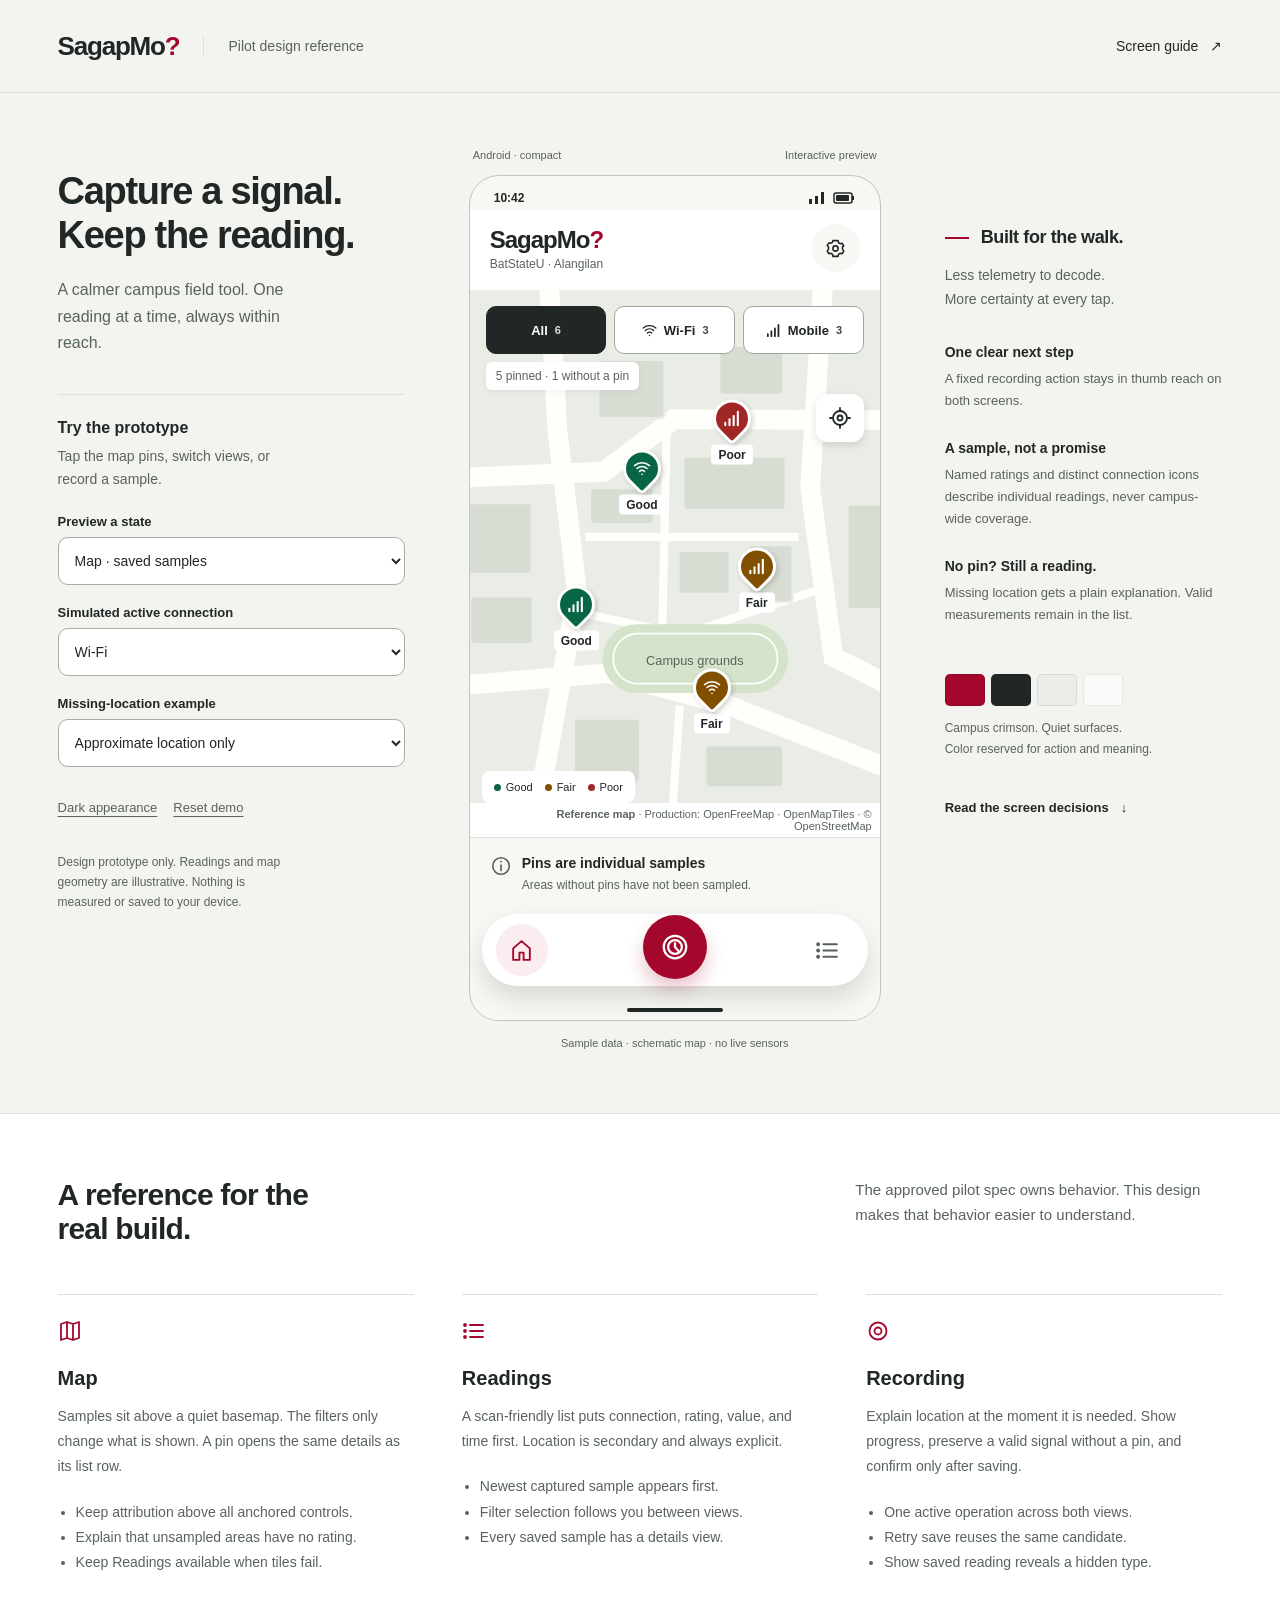
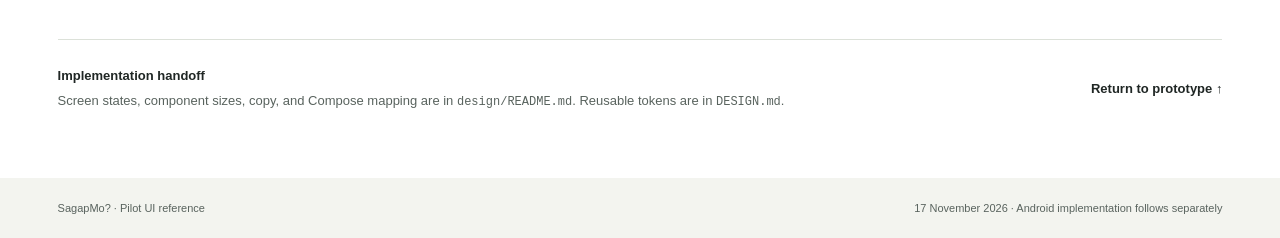
<file: design/index.html>
<!doctype html>
<html lang="en">
<head>
  <meta charset="utf-8">
  <meta name="viewport" content="width=device-width, initial-scale=1">
  <title>SagapMo? · Pilot design reference</title>
  <link rel="stylesheet" href="styles.css">
  <script src="app.js" defer></script>
</head>
<body>
  <a class="skip-link" href="#prototype">Skip to prototype</a>
  <header class="studio-header">
    <a class="wordmark" href="#prototype">SagapMo<span>?</span></a>
    <span class="header-divider"></span><span class="reference-label">Pilot design reference</span>
    <a class="guide-link" href="#screen-guide">Screen guide <span aria-hidden="true">↗</span></a>
  </header>
  <main>
    <section class="workspace" aria-label="Interactive design reference">
      <aside class="controls">
        <h1>Capture a signal.<br> Keep the reading.</h1>
        <p class="intro">A calmer campus field tool. One reading at a time, always within reach.</p>
        <div class="control-group">
          <h2>Try the prototype</h2>
          <p>Tap the map pins, switch views, or record a sample.</p>
          <label for="scenario">Preview a state</label>
          <select id="scenario">
            <optgroup label="Main screens">
              <option value="ready">Map · saved samples</option>
              <option value="readings">Readings · newest first</option>
              <option value="detail">Reading details</option>
              <option value="empty">First use · no readings</option>
              <option value="filter-empty">Filter · no matches</option>
            </optgroup>
            <optgroup label="Recording">
              <option value="permission">Explain precise location</option>
              <option value="locating">Getting location</option>
              <option value="saving">Saving reading</option>
              <option value="saved">Reading saved · with pin</option>
              <option value="saved-no-pin">Reading saved · without pin</option>
              <option value="save-error">Storage failure · retry save</option>
              <option value="interrupted">Capture interrupted</option>
            </optgroup>
            <optgroup label="Loading and recovery">
              <option value="map-loading">Map loading</option>
              <option value="map-error">Map could not load</option>
              <option value="read-loading">Readings loading</option>
              <option value="read-error">Readings could not load</option>
              <option value="no-network">No supported connection</option>
              <option value="vpn">VPN connection</option>
              <option value="signal-error">Signal unavailable</option>
              <option value="stale-signal">Mobile signal too old</option>
              <option value="changed">Connection changed</option>
            </optgroup>
          </select>
          <label for="capture-type">Simulated active connection</label>
          <select id="capture-type"><option value="WIFI">Wi-Fi</option><option value="MOBILE">Mobile</option></select>
          <label for="location-reason">Missing-location example</label>
          <select id="location-reason">
            <option value="APPROXIMATE_ONLY">Approximate location only</option>
            <option value="PERMISSION_DENIED">Permission denied</option>
            <option value="LOCATION_DISABLED">Location services off</option>
            <option value="LOCATION_UNAVAILABLE">Location unavailable</option>
            <option value="LOCATION_STALE">Location too old</option>
            <option value="LOCATION_INACCURATE">Location too imprecise</option>
            <option value="LOCATION_TIMEOUT">Location timed out</option>
          </select>
          <div class="utility-row"><button id="theme-toggle" class="quiet-button" aria-pressed="false">Dark appearance</button><button id="reset" class="quiet-button">Reset demo</button></div>
        </div>
        <p class="demo-disclaimer">Design prototype only. Readings and map geometry are illustrative. Nothing is measured or saved to your device.</p>
      </aside>

      <div class="preview-column" id="prototype">
        <div class="preview-caption"><span>Android · compact</span><span>Interactive preview</span></div>
        <div class="device" id="device">
          <div class="system-bar" aria-hidden="true"><span>10:42</span><div class="system-icons"><svg viewBox="0 0 48 16" width="48" height="16"><path d="M1 14h3V9H1zm6 0h3V6H7zm6 0h3V2h-3z" fill="currentColor"/><rect x="26" y="3" width="18" height="10" rx="2" fill="none" stroke="currentColor" stroke-width="1.5"/><path d="M45 6v4" stroke="currentColor" stroke-width="2"/><rect x="28" y="5" width="13" height="6" rx="1" fill="currentColor"/></svg></div></div>
          <div class="app-header"><div><span class="app-wordmark">SagapMo<span>?</span></span><p>BatStateU · Alangilan</p></div><button type="button" class="icon-button" data-action="settings" aria-label="Settings" aria-haspopup="dialog"><span data-icon="settings"></span></button></div>
          <div id="app-content" class="app-content"></div>
          <div id="record-panel" class="record-panel"></div>
          <nav class="app-nav" aria-label="App destinations">
            <button type="button" data-view="map" aria-current="page" aria-label="Map" title="Map"><span class="nav-icon" data-icon="home"></span></button>
            <button type="button" id="record-button" class="nav-record" data-action="record" aria-label="Record reading" title="Record reading"><span data-icon="capture"></span></button>
            <button type="button" data-view="readings" aria-label="Readings" title="Readings"><span class="nav-icon" data-icon="list"></span></button>
          </nav>
          <div class="gesture-area" aria-hidden="true"><span></span></div>
          <dialog id="sheet" class="sheet" aria-labelledby="sheet-title"><div id="sheet-content"></div></dialog>
          <div id="announcement" class="sr-only" role="status" aria-live="polite"></div>
        </div>
        <p class="preview-footnote">Sample data · schematic map · no live sensors</p>
      </div>

      <aside class="design-notes" aria-label="Design rationale">
        <div class="note-heading"><span class="small-line"></span><h2>Built for the walk.</h2></div>
        <p>Less telemetry to decode.<br>More certainty at every tap.</p>
        <div class="design-note"><h3>One clear next step</h3><p>A fixed recording action stays in thumb reach on both screens.</p></div>
        <div class="design-note"><h3>A sample, not a promise</h3><p>Named ratings and distinct connection icons describe individual readings, never campus-wide coverage.</p></div>
        <div class="design-note"><h3>No pin? Still a reading.</h3><p>Missing location gets a plain explanation. Valid measurements remain in the list.</p></div>
        <div class="palette-strip" aria-label="Design palette"><span style="background:#a3082c"></span><span style="background:#202725"></span><span style="background:#eaece6"></span><span style="background:#fafbf8"></span></div>
        <p class="palette-caption">Campus crimson. Quiet surfaces.<br>Color reserved for action and meaning.</p>
        <a class="text-link" href="#screen-guide">Read the screen decisions <span aria-hidden="true">↓</span></a>
      </aside>
    </section>

    <section id="screen-guide" class="screen-guide">
      <div class="section-title"><h2>A reference for the real build.</h2><p>The approved pilot spec owns behavior. This design makes that behavior easier to understand.</p></div>
      <div class="guide-grid">
        <article><span class="guide-icon" data-icon="map"></span><h3>Map</h3><p>Samples sit above a quiet basemap. The filters only change what is shown. A pin opens the same details as its list row.</p><ul><li>Keep attribution above all anchored controls.</li><li>Explain that unsampled areas have no rating.</li><li>Keep Readings available when tiles fail.</li></ul></article>
        <article><span class="guide-icon" data-icon="list"></span><h3>Readings</h3><p>A scan-friendly list puts connection, rating, value, and time first. Location is secondary and always explicit.</p><ul><li>Newest captured sample appears first.</li><li>Filter selection follows you between views.</li><li>Every saved sample has a details view.</li></ul></article>
        <article><span class="guide-icon" data-icon="record"></span><h3>Recording</h3><p>Explain location at the moment it is needed. Show progress, preserve a valid signal without a pin, and confirm only after saving.</p><ul><li>One active operation across both views.</li><li>Retry save reuses the same candidate.</li><li>Show saved reading reveals a hidden type.</li></ul></article>
      </div>
      <div class="handoff-line"><p><strong>Implementation handoff</strong><br>Screen states, component sizes, copy, and Compose mapping are in <code>design/README.md</code>. Reusable tokens are in <code>DESIGN.md</code>.</p><a class="text-link" href="#prototype">Return to prototype ↑</a></div>
    </section>
  </main>
  <footer class="studio-footer"><span>SagapMo? · Pilot UI reference</span><span>17 November 2026 · Android implementation follows separately</span></footer>
</body>
</html>
</file>
<file: design/styles.css>
:root {
  --primary:#a3082c; --primary-hover:#810623; --primary-soft:#fbecef;
  --ink:#202725; --muted:#59635e; --surface:#ffffff; --canvas:#f3f4ef;
  --subtle:#f7f8f4; --line:#dce1d9; --good:#096644; --good-bg:#e6f4eb;
  --fair:#805000; --fair-bg:#fff1d6; --poor:#a12626; --poor-bg:#fcebea;
  --map:#eaece6; --map-block:#d8ddd4; --map-road:#fffefa; --map-green:#d5e3ca;
  --focus:#125f9a; --shadow:0 10px 28px rgb(24 36 27 / .12);
  color-scheme:light;
  font-family:"Segoe UI",Roboto,Arial,sans-serif; color:var(--ink); background:var(--canvas);
  font-synthesis:none; -webkit-font-smoothing:antialiased;
}
* { box-sizing:border-box; }
html { scroll-behavior:smooth; scroll-padding-top:24px; }
body { margin:0; }
button,select { font:inherit; }
button,a,select,summary,label[for] { -webkit-tap-highlight-color:transparent; cursor:pointer; }
button { color:inherit; }
button:disabled { cursor:not-allowed; opacity:.58; }
button:active:not(:disabled) { transform:translateY(1px); }
a { color:inherit; text-underline-offset:5px; }
button,a,select { transition:background-color 160ms ease-out,color 160ms ease-out; }
:focus-visible { outline:3px solid var(--focus); outline-offset:3px; }
::selection { background:#f0bcc8; color:#450b1a; }
select { accent-color:var(--primary); }
svg { display:block; }
.icon { width:24px; height:24px; flex-shrink:0; fill:none; stroke:currentColor; stroke-width:1.8; stroke-linecap:round; stroke-linejoin:round; }
.sr-only { position:absolute; width:1px; height:1px; margin:-1px; padding:0; overflow:hidden; clip-path:inset(50%); white-space:nowrap; border:0; }
.skip-link { position:fixed; left:16px; top:-90px; z-index:50; padding:16px; background:var(--surface); }
.skip-link:focus { top:16px; }
.studio-header { display:flex; align-items:center; gap:24px; padding:24px 4.5%; border-bottom:1px solid var(--line); min-height:88px; }
.wordmark { font-size:26px; font-weight:750; text-decoration:none; letter-spacing:-1.2px; min-height:44px; display:flex; align-items:center; }
.wordmark span,.app-wordmark span { color:var(--primary); }
.header-divider { width:1px; height:22px; background:var(--line); }
.reference-label { font-size:14px; color:var(--muted); }
.guide-link { margin-left:auto; font-size:14px; min-height:44px; display:flex; align-items:center; gap:12px; text-decoration:none; }
.guide-link:hover,.text-link:hover { color:var(--primary); text-decoration:underline; }
.workspace { display:grid; grid-template-columns:minmax(230px,1fr) minmax(340px,412px) minmax(200px,.8fr); gap:clamp(32px,5vw,88px); max-width:1400px; margin:0 auto; padding:56px 4.5% 64px; align-items:start; }
.controls { padding-top:20px; }
h1 { font-size:38px; line-height:1.16; letter-spacing:-1.3px; font-weight:650; margin:0 0 20px; }
.intro { font-size:16px; line-height:1.65; max-width:29ch; color:var(--muted); margin-bottom:38px; }
.control-group { border-top:1px solid var(--line); padding-top:24px; }
.control-group h2 { font-size:16px; margin:0 0 8px; font-weight:650; }
.control-group p { font-size:14px; color:var(--muted); line-height:1.6; margin:0 0 24px; max-width:32ch; }
label { display:block; font-size:13px; font-weight:600; margin:20px 0 8px; }
select { background:var(--surface); color:var(--ink); width:100%; border:1px solid #a5afa5; border-radius:10px; padding:12px 32px 12px 12px; min-height:48px; font-size:14px; }
select:hover { border-color:var(--ink); }
.utility-row { display:flex; flex-wrap:wrap; gap:4px 16px; margin-top:16px; }
.quiet-button { border:0; background:transparent; padding:12px 0; min-height:48px; text-align:left; font-size:13px; color:var(--muted); text-decoration:underline; text-underline-offset:4px; }
.quiet-button:hover { color:var(--primary); }
.demo-disclaimer { font-size:12px; color:var(--muted); line-height:1.65; margin:22px 0 0; max-width:34ch; }
.preview-column { min-width:0; scroll-margin-top:24px; }
.preview-caption { display:flex; justify-content:space-between; gap:12px; font-size:11px; color:var(--muted); margin:0 4px 14px; }
.device { position:relative; display:flex; flex-direction:column; isolation:isolate; width:100%; height:846px; background:var(--surface); border:1px solid #c0c6bc; border-radius:30px; overflow:hidden; }
.system-bar { padding:12px 24px 2px; height:34px; display:flex; justify-content:space-between; align-items:center; font-size:12px; font-weight:650; flex-shrink:0; }
.app-header { height:80px; display:flex; justify-content:space-between; align-items:center; padding:12px 20px 16px; flex-shrink:0; background:var(--surface); }
.app-wordmark { font-size:1.5rem; font-weight:750; letter-spacing:-1px; }
.app-header p { font-size:.75rem; color:var(--muted); margin:3px 0 0; }
.local-label { font-size:.75rem; color:var(--muted); background:var(--subtle); padding:7px 9px; border-radius:6px; }
.app-content { flex:1; position:relative; min-height:0; display:flex; flex-direction:column; background:var(--subtle); }
.filters { display:flex; gap:8px; flex-shrink:0; }
.filter { display:flex; align-items:center; justify-content:center; gap:6px; min-height:48px; padding:8px 12px; background:var(--surface); border:1px solid #9da99f; border-radius:10px; font-size:.8125rem; font-weight:600; white-space:nowrap; }
.filter .icon { width:17px; height:17px; }
.filter[aria-pressed="true"] { background:var(--ink); color:var(--surface); border-color:var(--ink); }
.filter:hover:not([aria-pressed="true"]) { background:var(--subtle); }
.filter-count { opacity:.85; font-size:11px; margin-left:1px; }
.map-view { flex:1; position:relative; min-height:0; background:var(--map); overflow:hidden; }
.map-top { position:absolute; top:16px; left:16px; right:16px; z-index:2; }
.map-top .filters { gap:8px; }
.map-top .filter { flex:1; padding:8px 6px; }
.map-note { background:var(--surface); font-size:.75rem; color:var(--muted); border-radius:6px; padding:7px 10px; margin-top:8px; width:fit-content; box-shadow:0 2px 6px rgb(20 35 26 / .06); }
.map-canvas { position:absolute; inset:0; }
.map-canvas > svg { width:100%; height:100%; }
.map-block { fill:var(--map-block); stroke:var(--map); stroke-width:2; }
.map-road { stroke:var(--map-road); }
.map-label { fill:var(--muted); font-size:11px; font-family:inherit; }
.pin { position:absolute; z-index:1; transform:translate(-50%,-50%); background:none; padding:0; border:0; width:58px; min-height:62px; display:flex; flex-direction:column; align-items:center; justify-content:center; }
.pin:active:not(:disabled) { transform:translate(-50%,-48%); }
.pin-symbol { display:flex; align-items:center; justify-content:center; border:3px solid var(--surface); border-radius:50% 50% 50% 5px; transform:rotate(-45deg); width:38px; height:38px; box-shadow:0 3px 5px rgb(20 35 26 / .18); background:var(--good); color:white; }
.pin-symbol .icon { width:20px; height:20px; transform:rotate(45deg); }
.pin.fair .pin-symbol { background:var(--fair); }.pin.poor .pin-symbol { background:var(--poor); }
.pin-label { font-size:.75rem; font-weight:650; background:var(--surface); padding:3px 7px; border-radius:4px; margin-top:7px; color:var(--ink); }
.pin:hover .pin-symbol,.pin.selected .pin-symbol { outline:2px solid var(--ink); outline-offset:2px; }
.campus-reset { position:absolute; right:16px; top:104px; width:48px; height:48px; border:0; border-radius:12px; background:var(--surface); box-shadow:0 3px 9px rgb(20 35 26 / .12); display:grid; place-items:center; }
.campus-reset:hover { background:var(--subtle); }
.map-legend { position:absolute; left:12px; bottom:34px; right:12px; display:flex; gap:12px; background:var(--surface); border-radius:8px; padding:10px 12px; font-size:11px; width:fit-content; }
.legend-item { display:flex; align-items:center; gap:5px; }
.rating-dot { width:7px; height:7px; border-radius:50%; background:var(--good); display:inline-block; flex-shrink:0; }.rating-dot.fair { background:var(--fair); }.rating-dot.poor { background:var(--poor); }
.map-attribution { position:absolute; bottom:0; left:0; right:0; background:var(--surface); padding:5px 8px; text-align:right; font-size:11px; color:var(--muted); }
.map-attribution span { font-weight:600; }
.record-panel { flex-shrink:0; background:var(--subtle); padding:16px 20px 20px; border-top:1px solid var(--line); position:relative; z-index:3; }
.record-hint { display:flex; gap:10px; align-items:flex-start; }
.record-hint .icon { width:22px; height:22px; color:var(--muted); margin-top:1px; }
.record-hint strong { display:block; font-size:.875rem; font-weight:600; line-height:1.4; }
.record-hint small { display:block; font-size:.75rem; color:var(--muted); line-height:1.5; margin-top:2px; }
.primary-button { width:100%; min-height:52px; padding:12px 16px; border:0; border-radius:12px; background:var(--primary); color:#fff; font-size:.9375rem; font-weight:650; display:flex; align-items:center; justify-content:center; gap:10px; }
.primary-button:hover:not(:disabled) { background:var(--primary-hover); }
.primary-button .icon { width:21px; height:21px; }
.secondary-button { min-height:48px; padding:10px 14px; background:var(--surface); color:var(--primary); border:1px solid var(--line); border-radius:10px; font-weight:600; font-size:14px; }
.secondary-button:hover { background:var(--primary-soft); }
.text-button { min-height:48px; padding:10px 12px; border:0; background:transparent; color:var(--primary); font-weight:600; font-size:13px; border-radius:8px; }
.text-button:hover { background:var(--primary-soft); }
.app-nav { display:flex; justify-content:space-between; align-items:center; background:var(--surface); flex-shrink:0; height:72px; margin:0 12px 14px; padding:8px 14px; border-radius:999px; box-shadow:0 12px 24px rgb(24 36 27 / .14); position:relative; z-index:4; }
.app-nav button { display:grid; place-items:center; width:52px; height:52px; padding:0; border:0; background:transparent; color:var(--muted); border-radius:50%; }
.nav-icon { display:grid; place-items:center; height:52px; width:52px; border-radius:50%; }
.nav-icon .icon { width:25px; height:25px; }
.app-nav button[aria-current="page"] .nav-icon { background:var(--primary-soft); color:var(--primary); }
.app-nav button[aria-current="page"] { color:var(--primary); }
.app-nav button:hover:not(:disabled) { background:var(--subtle); }
.app-nav .nav-record { width:64px; height:64px; margin-top:-6px; background:var(--primary); color:#fff; box-shadow:0 10px 18px rgb(163 8 44 / .24); }
.app-nav .nav-record .icon { width:30px; height:30px; }
.app-nav .nav-record:hover:not(:disabled) { background:var(--primary-hover); }
.app-nav .nav-record:disabled { box-shadow:none; }
.dark .app-nav .nav-record { color:#390816; }
.device { background:var(--subtle); }
.gesture-area { flex-shrink:0; background:var(--subtle); display:grid; place-items:center; height:20px; }
.gesture-area span { height:4px; width:96px; border-radius:4px; background:var(--ink); }
.preview-footnote { font-size:11px; color:var(--muted); text-align:center; margin:16px 0 0; }
.design-notes { padding-top:78px; }
.note-heading { display:flex; gap:12px; align-items:center; }.small-line { background:var(--primary); width:24px; height:2px; }
.design-notes h2 { font-size:18px; font-weight:650; letter-spacing:-.4px; margin:0; }
.design-notes > p { color:var(--muted); font-size:14px; line-height:1.7; margin:16px 0 32px; }
.design-note { margin-bottom:28px; }.design-note h3 { font-size:14px; margin:0 0 8px; font-weight:650; }.design-note p { font-size:13px; color:var(--muted); line-height:1.7; margin:0; }
.palette-strip { display:flex; margin-top:48px; gap:6px; }.palette-strip span { height:32px; width:40px; border-radius:5px; border:1px solid rgb(0 0 0 / .08); }
.design-notes .palette-caption { font-size:12px; margin:12px 0 24px; }
.text-link { display:inline-flex; align-items:center; gap:12px; font-size:13px; min-height:48px; font-weight:600; text-decoration:none; }
.screen-guide { background:var(--surface); padding:64px max(4.5%,calc((100% - 1260px)/2)); border-top:1px solid var(--line); }
.section-title { display:flex; justify-content:space-between; gap:48px; align-items:start; margin-bottom:48px; }.section-title h2 { font-size:30px; font-weight:600; letter-spacing:-.8px; margin:0; max-width:18ch; }.section-title p { max-width:44ch; color:var(--muted); font-size:15px; line-height:1.65; margin:0; }
.guide-grid { display:grid; grid-template-columns:repeat(3,minmax(0,1fr)); gap:48px; }.guide-grid article { border-top:1px solid var(--line); padding-top:24px; }.guide-icon { display:block; color:var(--primary); margin-bottom:24px; }.guide-grid h3 { font-size:20px; font-weight:600; margin:0 0 12px; }.guide-grid p,.guide-grid li { font-size:14px; color:var(--muted); line-height:1.8; }.guide-grid ul { padding-left:18px; margin-top:20px; }
.handoff-line { display:flex; gap:32px; align-items:center; justify-content:space-between; border-top:1px solid var(--line); padding-top:24px; margin-top:48px; }.handoff-line p { font-size:13px; color:var(--muted); line-height:1.9; margin:0; }.handoff-line strong { color:var(--ink); font-weight:600; }code { font-size:12px; overflow-wrap:anywhere; }
.studio-footer { display:flex; justify-content:space-between; gap:24px; font-size:11px; color:var(--muted); padding:24px 4.5%; }
.list-header { padding:20px 20px 12px; background:var(--surface); }.list-title-row { display:flex; justify-content:space-between; align-items:center; margin-bottom:16px; }.list-title-row h2 { font-size:22px; font-weight:650; letter-spacing:-.5px; margin:0; }.list-title-row span { font-size:12px; color:var(--muted); }.list-header .filter { flex:1; padding:8px 6px; }
.list-meta { display:flex; justify-content:space-between; gap:12px; font-size:11px; color:var(--muted); padding:12px 20px; border-bottom:1px solid var(--line); }
.reading-list { overflow-y:auto; flex:1; min-height:0; scrollbar-width:thin; scrollbar-color:var(--line) var(--subtle); }
.reading-row { display:block; border:0; border-bottom:1px solid var(--line); background:var(--surface); width:100%; text-align:left; padding:16px 20px; }
.reading-row:hover { background:var(--subtle); }
.row-top { display:flex; align-items:flex-start; gap:10px; }.connection-icon { display:grid; place-items:center; width:36px; height:36px; border-radius:10px; background:var(--subtle); flex-shrink:0; }.connection-icon .icon { width:21px; height:21px; }.row-main { flex:1; min-width:0; }.row-main strong { font-size:.9375rem; display:block; font-weight:650; line-height:1.5; }.row-main time { display:block; font-size:.75rem; color:var(--muted); margin-top:3px; }.row-value { text-align:right; flex-shrink:0; }.row-value b { display:block; font-size:.9375rem; font-weight:650; font-variant-numeric:tabular-nums; margin-top:5px; }
.rating { font-size:.75rem; font-weight:650; color:var(--good); background:var(--good-bg); border-radius:5px; padding:3px 7px; display:inline-flex; gap:5px; align-items:center; line-height:1.3; }.rating.fair { color:var(--fair); background:var(--fair-bg); }.rating.poor { color:var(--poor); background:var(--poor-bg); }
.row-location { margin:12px 0 0 46px; display:flex; align-items:flex-start; gap:5px; color:var(--muted); font-size:.75rem; line-height:1.5; }.row-location .icon { width:14px; height:16px; }.row-location.no-pin { color:var(--fair); }
.state-block { padding:32px 24px; margin:auto 0; text-align:center; }.state-block > .icon { margin:0 auto 18px; width:34px; height:34px; color:var(--muted); }.state-block h2 { font-size:20px; margin:0 0 10px; font-weight:650; letter-spacing:-.3px; }.state-block p { font-size:14px; color:var(--muted); line-height:1.65; margin:0 auto 18px; max-width:30ch; }.state-block .secondary-button { margin-top:4px; }.state-block .text-button { display:block; margin:6px auto 0; }
.map-status { position:absolute; z-index:2; left:16px; right:16px; top:145px; background:var(--surface); box-shadow:var(--shadow); border-radius:16px; padding:20px; }.map-status h2 { font-size:18px; margin:0 0 8px; font-weight:650; }.map-status p { font-size:13px; line-height:1.6; color:var(--muted); margin:0 0 12px; }.map-status .actions { display:flex; gap:8px; flex-wrap:wrap; }.map-loading-label { position:absolute; left:16px; bottom:78px; padding:12px 16px; background:var(--surface); border-radius:10px; font-size:13px; }
.skeleton { padding:20px; }.skeleton span { display:block; height:14px; border-radius:5px; background:var(--line); margin-bottom:12px; }.skeleton span:nth-child(even) { width:60%; margin-bottom:38px; }
.sheet { position:fixed; margin:0; inset:auto; padding:0; color:var(--ink); background:var(--surface); border:0; border-radius:24px 24px 0 0; max-width:none; max-height:740px; overflow-y:auto; box-shadow:0 -8px 24px rgb(20 35 26 / .12); scrollbar-width:thin; scrollbar-color:var(--line) var(--surface); }
.sheet::backdrop { background:transparent; }
.device:has(.sheet[open])::after { content:""; position:absolute; inset:0; background:rgb(20 32 25 / .38); z-index:8; }
.sheet-inner { padding:12px 24px 26px; }.sheet-handle { width:32px; height:4px; background:#9da99f; border-radius:3px; margin:0 auto 12px; }.sheet-toolbar { display:flex; align-items:center; justify-content:space-between; gap:12px; margin-bottom:18px; }.sheet-toolbar h2 { font-size:20px; letter-spacing:-.4px; font-weight:650; margin:0; }.icon-button { background:var(--subtle); border:0; border-radius:50%; min-width:48px; height:48px; display:grid; place-items:center; }.icon-button:hover { background:var(--line); }.icon-button .icon { width:21px; height:21px; }
.detail-overview { display:flex; align-items:center; gap:12px; margin-bottom:24px; }.detail-overview .connection-icon { width:44px; height:44px; }.detail-overview strong { display:block; font-size:15px; }.detail-value { font-size:36px; line-height:1.2; font-weight:650; letter-spacing:-1px; font-variant-numeric:tabular-nums; margin:6px 0 8px; }.detail-value span { font-size:18px; font-weight:500; letter-spacing:0; }.detail-date { font-size:12px; color:var(--muted); margin:0 0 24px; line-height:1.6; }
.detail-data { margin:0 0 24px; }.detail-data > div { display:flex; justify-content:space-between; gap:20px; padding:12px 0; border-top:1px solid var(--line); font-size:12px; line-height:1.5; }.detail-data dt { color:var(--muted); }.detail-data dd { text-align:right; margin:0; font-weight:500; max-width:58%; overflow-wrap:anywhere; font-variant-numeric:tabular-nums; }
.info-box { padding:14px 16px; border-radius:10px; background:var(--subtle); margin:0 0 20px; font-size:13px; line-height:1.65; color:var(--muted); }.info-box strong { display:block; color:var(--ink); margin-bottom:3px; }.info-box.warning { background:var(--fair-bg); color:var(--fair); }.info-box.warning strong { color:var(--fair); }
.sheet-copy { font-size:.875rem; line-height:1.7; color:var(--muted); margin:0 0 20px; }.sheet .text-button { display:block; margin:8px auto 0; }.sheet .secondary-button.full { width:100%; margin-top:10px; }
#sheet-title:focus { outline:none; }
.progress-steps { list-style:none; padding:0; margin:20px 0 28px; }.progress-steps li { display:flex; align-items:center; gap:12px; font-size:14px; padding:12px 0; color:var(--muted); }.step-mark { border:1px solid var(--line); width:28px; height:28px; border-radius:50%; display:grid; place-items:center; font-size:12px; }.progress-steps .current { color:var(--ink); font-weight:600; }.current .step-mark { background:var(--primary-soft); border-color:var(--primary); color:var(--primary); }.progress-steps .done .step-mark { color:var(--good); border-color:var(--good); }.step-mark .icon { width:16px; height:16px; }
.sheet-progress { font-size:12px; color:var(--muted); margin:0 0 16px; }.progress-track { height:4px; background:var(--line); border-radius:4px; margin-bottom:20px; }.progress-track span { display:block; width:42%; height:100%; background:var(--primary); border-radius:4px; }.saving .progress-track span { width:85%; }
.saved-heading { display:flex; gap:10px; align-items:center; }.saved-heading > .icon { color:var(--good); }.result-summary { font-size:14px; line-height:1.7; margin:0 0 20px; }.result-summary strong { font-weight:650; }
.error-icon { color:var(--poor); margin-bottom:18px; }
.dark { --primary:#ffb1c1; --primary-hover:#ffd1db; --primary-soft:#45212a; --ink:#e5ece5; --muted:#b2beb4; --surface:#1c241f; --canvas:#111813; --subtle:#252f28; --line:#445147; --good:#9bd9b5; --good-bg:#193d2b; --fair:#efc778; --fair-bg:#42351a; --poor:#ffb3ad; --poor-bg:#482826; --map:#29322b; --map-block:#3e4c3f; --map-road:#202a23; --map-green:#354b34; --focus:#a6cfff; color-scheme:dark; }
.dark .primary-button { color:#390816; }.dark .pin-symbol { background:#17613e; }.dark .pin.fair .pin-symbol { background:#805000; }.dark .pin.poor .pin-symbol { background:#a12626; }.dark .device { border-color:#536356; }.dark .filter[aria-pressed="true"] { color:#1c241f; }
@media(min-width:1550px) { .workspace { padding-left:32px; padding-right:32px; } }
@media(max-width:1120px) { .workspace { grid-template-columns:minmax(220px,1fr) minmax(340px,412px); gap:40px; max-width:940px; }.design-notes { grid-column:1 / -1; padding-top:8px; display:grid; grid-template-columns:repeat(3,minmax(0,1fr)); gap:24px; }.note-heading,.design-notes > p,.palette-strip,.palette-caption,.design-notes > .text-link { display:none; }.design-note { margin:0; } }
@media(max-width:720px) { .studio-header { padding:14px 20px; min-height:72px; gap:14px; }.wordmark { font-size:23px; }.header-divider { display:none; }.reference-label { font-size:12px; }.guide-link { font-size:12px; }.workspace { display:flex; flex-direction:column; align-items:stretch; padding:24px 20px 40px; gap:32px; }.controls { padding-top:0; }h1 { font-size:30px; margin-bottom:12px; }h1 br { display:none; }.intro { font-size:14px; max-width:48ch; margin-bottom:24px; }.control-group { padding-top:20px; }.control-group h2 { margin:0; }.control-group > p { margin:6px 0 16px; max-width:none; }.control-group label { margin-top:14px; }.utility-row { margin-top:8px; }.demo-disclaimer { max-width:none; margin-top:10px; }.preview-column { width:min(100%,412px); align-self:center; }.design-notes { display:block; }.design-note { margin-bottom:20px; }.device { height:846px; border-radius:24px; }.screen-guide { padding:40px 20px; }.section-title { display:block; margin-bottom:32px; }.section-title h2 { font-size:26px; max-width:none; margin-bottom:16px; }.section-title p { font-size:14px; }.guide-grid { grid-template-columns:1fr; gap:24px; }.guide-icon { margin-bottom:16px; }.handoff-line { display:block; }.studio-footer { flex-direction:column; padding:24px 20px; gap:8px; } }
@media(max-width:370px) { .studio-header { flex-wrap:wrap; gap:4px 12px; }.reference-label { display:none; }.workspace { padding-left:12px; padding-right:12px; }.app-header { padding-left:16px; padding-right:16px; }.local-label { padding:6px; }.map-top { left:10px; right:10px; }.filter-count { display:none; }.record-panel { padding:14px 16px; }.reading-row { padding:16px; }.sheet-inner { padding-left:18px; padding-right:18px; } }
@media(prefers-reduced-motion:reduce) { html { scroll-behavior:auto; } *,*::before,*::after { transition:none!important; animation:none!important; } }
</file>
